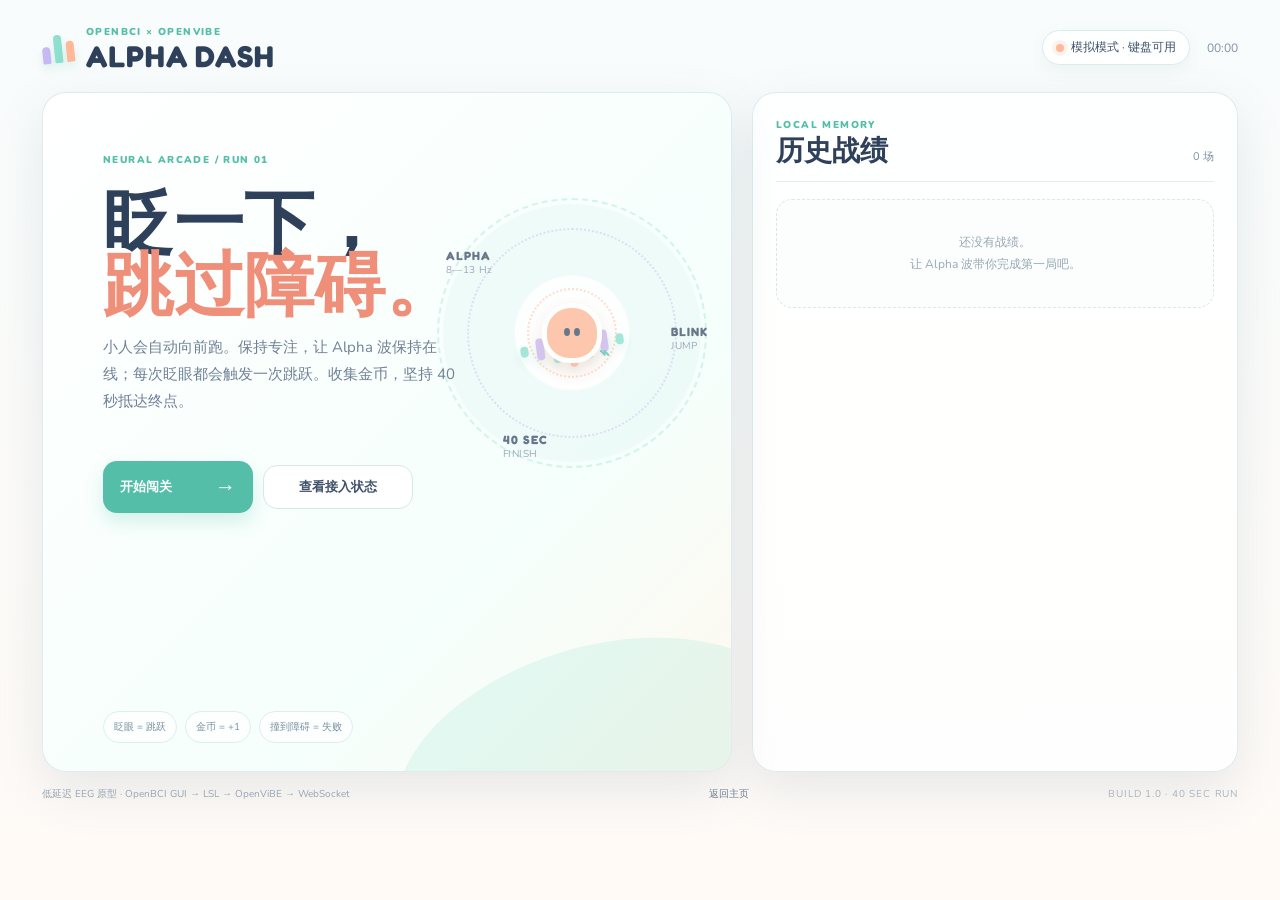
<file: ALPHA_BLINK_RUNNER/index.html>
<!doctype html>
<html lang="zh-CN">
<head>
  <meta charset="utf-8" />
  <meta name="viewport" content="width=device-width, initial-scale=1" />
  <title>ALPHA DASH · Blink Runner</title>
  <link rel="stylesheet" href="styles.css" />
</head>
<body>
  <main class="app-shell">
    <header class="topbar">
      <div class="brand"><div class="brand-mark"><i></i><i></i><i></i></div><div><p class="eyebrow">OPENBCI × OPENVIBE</p><h1>ALPHA DASH</h1></div></div>
      <div class="top-meta"><button id="connectionPill" class="connection-pill"><i></i><span id="connectionText">模拟模式 · 键盘可用</span></button><span id="sessionTime">00:00</span></div>
    </header>

    <section id="homeScreen" class="screen home-screen">
      <section class="hero panel">
        <div class="hero-copy"><p class="eyebrow">NEURAL ARCADE / RUN 01</p><h2>眨一下，<br /><em>跳过障碍。</em></h2><p>小人会自动向前跑。保持专注，让 Alpha 波保持在线；每次眨眼都会触发一次跳跃。收集金币，坚持 40 秒抵达终点。</p><div class="hero-actions"><button id="startButton" class="primary-button">开始闯关 <b>→</b></button><button id="calibrationButton" class="secondary-button">查看接入状态</button></div></div>
        <div class="hero-visual"><div class="orbit orbit-a"></div><div class="orbit orbit-b"></div><div class="alpha-wave"><span></span><span></span><span></span><span></span><span></span><span></span><span></span></div><div class="hero-runner">●<b>⌁</b></div><span class="visual-label label-one">ALPHA<br /><small>8—13 Hz</small></span><span class="visual-label label-two">BLINK<br /><small>JUMP</small></span><span class="visual-label label-three">40 SEC<br /><small>FINISH</small></span></div>
        <div class="hero-tags"><span>眨眼 = 跳跃</span><span>金币 = +1</span><span>撞到障碍 = 失败</span></div>
      </section>
      <section class="history panel"><div class="section-title"><div><p class="eyebrow">LOCAL MEMORY</p><h2>历史战绩</h2></div><span id="historyCount">0 场</span></div><div id="historyList" class="history-list"></div></section>
    </section>

    <section id="gameScreen" class="screen game-screen hidden">
      <aside class="side-panel panel">
        <div class="side-head"><div><p class="eyebrow">NEURAL LINK / LIVE</p><h2>闯关遥测</h2></div><span class="live-dot">LIVE</span></div>
        <div class="metric main-metric"><span>有效金币</span><strong><b id="coinValue">0</b><small> 枚</small></strong><div class="coin-track"><i id="coinBar"></i></div><small class="metric-note">胜利后才计入本局</small></div>
        <div class="metric"><div class="metric-line"><span>剩余时间</span><strong id="timeValue">00:40</strong></div><div class="time-track"><i id="timeBar"></i></div><small class="metric-note">目标：抵达右侧终点</small></div>
        <div class="metric"><div class="metric-line"><span>Alpha 状态</span><strong id="alphaValue">待机</strong></div><div class="alpha-track"><i id="alphaBar"></i></div><small id="alphaNote" class="metric-note">等待 EEG / 模拟信号</small></div>
        <div class="metric"><div class="metric-line"><span>眨眼置信度</span><strong id="blinkValue">—</strong></div><div class="blink-track"><i id="blinkBar"></i></div><small class="metric-note">前额通道 · 自适应阈值</small></div>
        <div class="metric status-card"><div class="metric-line"><span>当前状态</span><strong id="playerState">准备</strong></div><div class="status-line"><i></i><span id="jumpState">眨眼跳跃已启用</span></div></div>
        <div class="hint-box"><b>操作提示</b><p>真实 EEG：自然眨眼触发跳跃。<br />演示模式：按 <kbd>空格</kbd> / <kbd>↑</kbd> 跳跃；<kbd>R</kbd> 重开。</p></div>
      </aside>
      <section class="stage panel"><div class="stage-head"><div><p class="eyebrow">ALPHA VALLEY / RUN <b>01</b></p><h2>神经跃迁跑</h2></div><div class="stage-legend"><span><i class="legend-coin"></i>金币</span><span><i class="legend-rock"></i>障碍</span><span><i class="legend-flag"></i>终点</span></div></div><div class="game-wrap"><canvas id="gameCanvas" aria-label="Alpha 波眨眼跳跃小游戏"></canvas><div class="canvas-vignette"></div><div class="canvas-hud hud-left"><i></i> ALPHA VALLEY <small>BLINK TO JUMP</small></div><div class="canvas-hud hud-right"><span id="distanceReadout">0000</span><small>M · TO FINISH</small></div><div class="finish-label">FINISH</div></div><div class="event-log"><span class="log-label"><i></i> EVENT STREAM</span><div id="commandLog"><span class="log-empty">等待第一次眨眼…</span></div></div></section>
    </section>

    <button class="jump-button" id="jumpButton" aria-label="模拟眨眼跳跃"><span>⌁</span><b>眨眼跳跃</b><small>SPACE / ↑</small></button>
    <footer class="footer"><span>低延迟 EEG 原型 · OpenBCI GUI → LSL → OpenViBE → WebSocket</span><button id="homeButton">返回主页</button><em>BUILD 1.0 · 40 SEC RUN</em></footer>
  </main>

  <div id="resultModal" class="modal hidden" role="dialog" aria-modal="true"><div class="result-card"><div id="resultBadge" class="result-badge">✦</div><p id="resultKicker" class="eyebrow">RUN COMPLETE</p><h2 id="resultTitle">抵达终点！</h2><p id="resultPhrase" class="result-phrase">Alpha 节奏稳定，漂亮地完成了本次闯关。</p><div class="result-score"><span>本局累计金币</span><strong id="finalCoins">0</strong><small>枚</small></div><div class="result-stats"><span>拾取金币 <b id="resultCollected">0</b></span><span>有效金币 <b id="resultValid">0</b></span><span>对局时长 <b id="resultDuration">00:40</b></span></div><div class="modal-actions"><button id="replayButton" class="primary-button">再来一局 <b>↻</b></button><button id="finishButton" class="secondary-button">回到主页</button></div></div></div>
  <script src="app.js"></script>
</body>
</html>
</file>
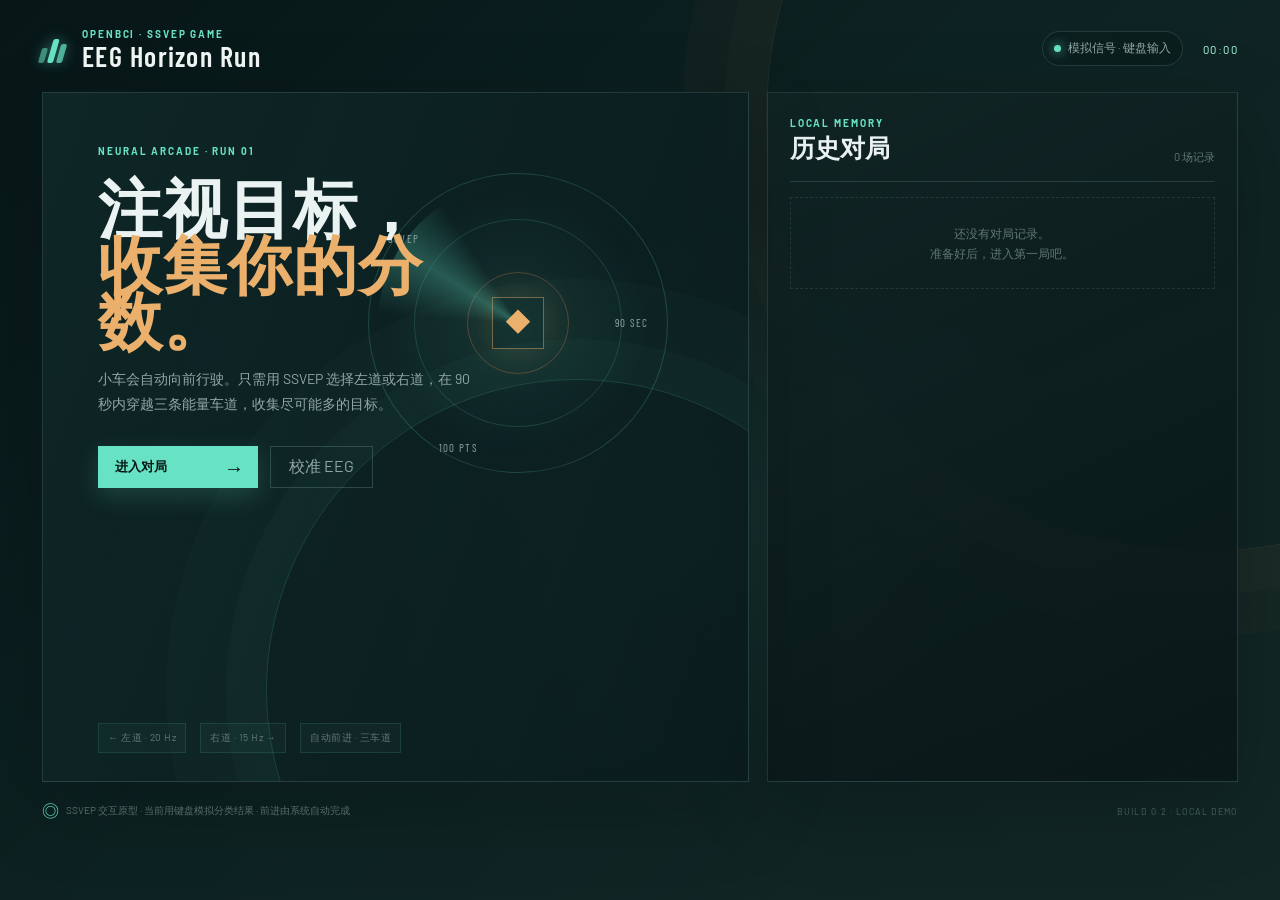
<file: CARGAME/index.html>
<!doctype html>
<html lang="zh-CN">
<head>
  <meta charset="utf-8" />
  <meta name="viewport" content="width=device-width, initial-scale=1" />
  <title>EEG Horizon Run · SSVEP Game</title>
  <link rel="stylesheet" href="styles.css" />
  <link rel="stylesheet" href="overrides.css" />
</head>
<body>
  <main class="app-shell">
    <header class="topbar">
      <div class="brand-lockup"><div class="brand-mark"><span></span><span></span><span></span></div><div><p class="eyebrow">OPENBCI · SSVEP GAME</p><h1>EEG Horizon Run</h1></div></div>
      <div class="session-meta"><button id="connectionPill" class="connection-pill" title="连接真实 EEG"><i></i><span id="connectionText">模拟信号 · 键盘输入</span></button><div class="session-time" id="sessionTime">00:00</div></div>
    </header>

    <section id="homeScreen" class="home-screen screen">
      <div class="home-hero panel"><div class="hero-copy"><p class="eyebrow">NEURAL ARCADE · RUN 01</p><h2>注视目标，<br /><em>收集你的分数。</em></h2><p>小车会自动向前行驶。只需用 SSVEP 选择左道或右道，在 90 秒内穿越三条能量车道，收集尽可能多的目标。</p><div class="hero-actions"><button id="startButton" class="primary-button"><span>进入对局</span><b>→</b></button><button id="calibrationButton" class="secondary-button">校准 EEG</button></div></div><div class="hero-radar"><div class="radar-ring ring-one"></div><div class="radar-ring ring-two"></div><div class="radar-sweep"></div><div class="radar-car">◆</div><span class="radar-label label-a">SSVEP</span><span class="radar-label label-b">90 SEC</span><span class="radar-label label-c">100 PTS</span></div><div class="hero-tags"><span>← 左道 · 20 Hz</span><span>右道 · 15 Hz →</span><span>自动前进 · 三车道</span></div></div>
      <section class="history-section panel"><div class="section-title"><div><p class="eyebrow">LOCAL MEMORY</p><h2>历史对局</h2></div><span id="historyCount">0 场记录</span></div><div id="historyList" class="history-list"></div></section>
    </section>

    <section id="gameScreen" class="game-screen screen hidden">
      <aside class="left-rail panel"><div class="rail-header"><div><p class="eyebrow">NEURAL LINK</p><h2>对局状态</h2></div><span class="live-dot">LIVE</span></div><div class="score-card"><div class="metric-label"><span>当前得分</span><span><b id="scoreValue">0</b> <small>/ 100</small></span></div><div class="score-track"><div id="scoreBar"></div></div><div class="tiny-note">碰撞目标自动计分 · 分值上限 100</div></div><div class="metric-card"><div class="metric-label"><span>剩余时间</span><span class="time-value" id="timeValue">01:30</span></div><div class="time-track"><div id="timeBar"></div></div><div class="tiny-note">自动前进中 · 只需控制左右</div></div><div class="metric-card"><div class="metric-label"><span>当前车道</span><span id="laneValue">中道</span></div><div class="lane-indicator"><i></i><i class="current"></i><i></i></div><div class="tiny-note">← / → 或点击 SSVEP 目标</div></div><div class="metric-card"><div class="metric-label"><span>信号置信度</span><span id="confidenceValue">86%</span></div><div class="confidence-track"><div id="confidenceBar"></div></div><div class="tiny-note">连续确认阈值 <b>72%</b></div></div><div class="electrode-card"><div class="metric-label"><span>枕区电极</span><span class="signal-good">● 稳定</span></div><div class="electrode-grid"><span>O1 <i></i></span><span>Oz <i></i></span><span>O2 <i></i></span><span>Pz <i></i></span></div></div><div class="hint-box"><span class="hint-icon">⌘</span><p><b>体验模式</b><br />使用 ← / → 或点击边缘按钮模拟 EEG 指令。按 <kbd>Esc</kbd> 结束本局。</p></div></aside>
      <section class="game-stage panel"><div class="stage-header"><div><p class="eyebrow">LIVE VEHICLE TELEMETRY</p><h2>Horizon Valley <span>/ RUN <b id="runNumber">01</b></span></h2></div><div class="drive-readout"><span class="readout-label">驾驶模式</span><strong>AUTO DRIVE</strong></div></div><div class="game-wrap"><canvas id="gameCanvas" aria-label="三车道小车收集游戏"></canvas><div class="scene-vignette"></div><div class="scene-hud hud-top-left"><span class="hud-dot"></span> HORIZON VALLEY <small>COLLECT THE SIGNALS</small></div><div class="scene-hud hud-top-right"><span>RUN <b>01</b></span><small>OPENBCI FIELD TEST</small></div><div class="scene-hud hud-bottom-left"><span id="driveMode">AUTO DRIVE</span><small id="driveSubtext">前进 · 目标自动刷新</small></div><div class="scene-hud hud-bottom-right"><span id="speedReadout">058</span><small>KM/H · SIM</small></div><div class="lane-markers"><span>01</span><span>02</span><span>03</span></div></div><div class="timeline-row"><div class="timeline-label"><span class="pulse-dot"></span><span>COLLECTED LOG</span></div><div class="command-log" id="commandLog"><span class="log-empty">等待收集目标…</span></div></div></section>
    </section>

    <button class="neural-button command-button button-left" data-command="left" style="--freq:20;" aria-label="左道，20赫兹"><span class="button-glyph">←</span><span class="button-copy"><b>左道</b><small>20 Hz · EEG 2/4/6</small></span></button>
    <button class="neural-button command-button button-right" data-command="right" style="--freq:15;" aria-label="右道，15赫兹"><span class="button-copy align-right"><b>右道</b><small>15 Hz · EEG 2/4/6</small></span><span class="button-glyph">→</span></button>
    <footer class="footer-bar"><div class="footer-note"><span class="footer-icon">◎</span> SSVEP 交互原型 · 当前用键盘模拟分类结果 · 前进由系统自动完成</div><div class="footer-actions"><button id="homeButton" class="text-button">返回主页</button><span class="version">BUILD 0.2 · LOCAL DEMO</span></div></footer>
  </main>

  <div id="resultModal" class="modal-backdrop hidden" role="dialog" aria-modal="true" aria-labelledby="resultTitle"><div class="result-modal"><div class="celebration-orbit orbit-a"></div><div class="celebration-orbit orbit-b"></div><div class="celebration-star star-a">✦</div><div class="celebration-star star-b">✧</div><div class="trophy">★</div><p class="eyebrow">RUN COMPLETE · EEG VERIFIED</p><h2 id="resultTitle">信号捕获完成</h2><p class="result-phrase" id="resultPhrase">漂亮的路线判断！</p><div class="final-score"><span>FINAL SCORE</span><strong id="finalScore">0</strong><small>/ 100</small></div><div class="result-stats"><span><b id="resultTargets">0</b> 个目标</span><span><b id="resultDuration">01:30</b> 对局时长</span></div><div class="modal-actions"><button id="replayButton" class="primary-button"><span>再来一局</span><b>↻</b></button><button id="finishButton" class="secondary-button">结束游戏</button></div></div></div>
  <div id="calibrationModal" class="modal-backdrop calibration-backdrop hidden" role="dialog" aria-modal="true" aria-labelledby="calibrationTitle"><div class="result-modal calibration-modal"><p class="eyebrow">PERSONAL SSVEP CALIBRATION</p><h2 id="calibrationTitle">EEG 个人校准</h2><p id="calibrationInstruction" class="result-phrase">请先启动 OpenViBE 场景，再开始校准。</p><div class="calibration-phase" id="calibrationPhase">等待开始</div><strong class="calibration-countdown" id="calibrationCountdown">--</strong><div class="calibration-progress"><div id="calibrationProgressBar"></div></div><div class="modal-actions"><button id="calibrationStartButton" class="primary-button"><span>开始校准</span><b>◎</b></button><button id="calibrationCloseButton" class="secondary-button">关闭</button></div></div></div>
  <script src="app.js"></script>
</body>
</html>
</file>
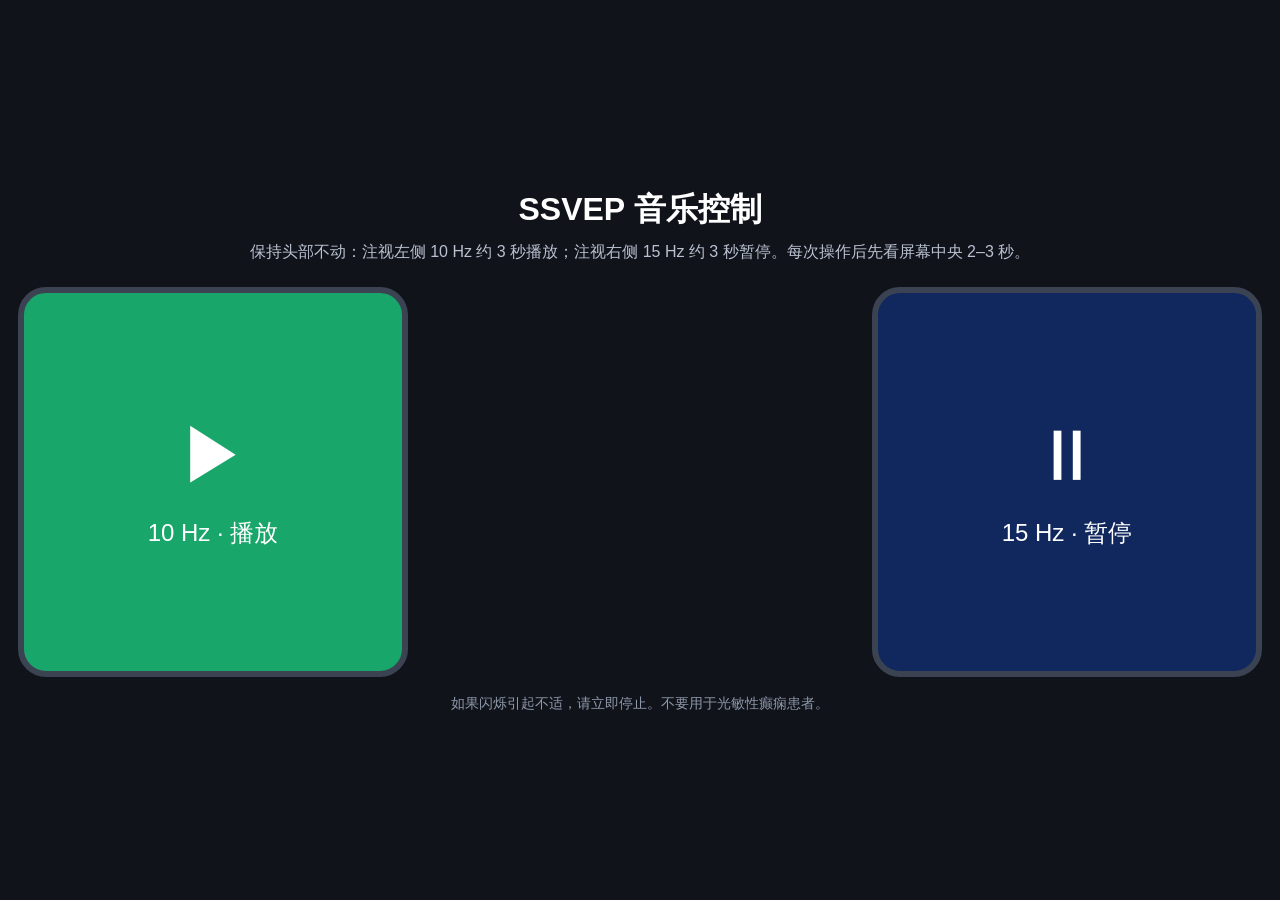
<file: alpha-detector/ssvep_music_targets.html>
<!doctype html>
<html lang="zh-CN">
<head>
<meta charset="utf-8">
<meta name="viewport" content="width=device-width, initial-scale=1">
<title>SSVEP 音乐控制</title>
<style>
  :root { color-scheme: dark; font-family: Arial, sans-serif; }
  body { margin: 0; min-height: 100vh; display: grid; place-items: center; background: #10131a; }
  main { width: 100vw; box-sizing: border-box; text-align: center; }
  h1 { margin: 0 0 10px; font-size: 32px; }
  p { color: #b9c1d1; margin: 8px 0 24px; }
  .targets { display: flex; justify-content: space-between; align-items: center; gap: 0; width: 100%; padding: 0 18px; box-sizing: border-box; }
  .target { width: 390px; height: 390px; min-height: 0; flex: 0 0 390px; box-sizing: border-box; border: 6px solid #3b4352; border-radius: 28px; display: grid; place-items: center; transition: background-color 0s; }
  .target strong { display: block; font-size: 64px; letter-spacing: 2px; }
  .target span { display: block; margin-top: 16px; font-size: 24px; }
  #left { background: #18a66a; color: #fff; }
  #right { background: #2456c5; color: #fff; }
  .note { margin-top: 18px; color: #8e98aa; font-size: 14px; }
  @media (max-width: 700px) {
    .targets { flex-direction: column; gap: 16px; padding: 0 12px; }
    .target { width: min(390px, 82vw); height: min(390px, 82vw); flex-basis: auto; }
  }
  @media (min-width: 701px) and (max-width: 850px) {
    .target { width: 40vw; height: 40vw; flex-basis: 40vw; }
  }
</style>
</head>
<body>
<main>
  <h1>SSVEP 音乐控制</h1>
  <p>保持头部不动：注视左侧 10 Hz 约 3 秒播放；注视右侧 15 Hz 约 3 秒暂停。每次操作后先看屏幕中央 2–3 秒。</p>
  <section class="targets">
    <div id="left" class="target"><div><strong>▶</strong><span>10 Hz · 播放</span></div></div>
    <div id="right" class="target"><div><strong>Ⅱ</strong><span>15 Hz · 暂停</span></div></div>
  </section>
  <div class="note">如果闪烁引起不适，请立即停止。不要用于光敏性癫痫患者。</div>
</main>
<script>
  const left = document.getElementById('left');
  const right = document.getElementById('right');
  const leftColor = '#18a66a', leftOff = '#0b4d35';
  const rightColor = '#2456c5', rightOff = '#10285e';
  const start = performance.now();
  function draw(now) {
    const t = (now - start) / 1000;
    const leftPhase = (t % 0.100000) < 0.050000;
    const rightPhase = (t % (1 / 15)) < (1 / 30);
    left.style.backgroundColor = leftPhase ? leftColor : leftOff;
    right.style.backgroundColor = rightPhase ? rightColor : rightOff;
    requestAnimationFrame(draw);
  }
  requestAnimationFrame(draw);
</script>
</body>
</html>
</file>
<file: ALPHA_BLINK_RUNNER/styles.css>
@import url('https://fonts.googleapis.com/css2?family=Nunito:wght@400;600;700;800;900&family=Fredoka:wght@500;600;700&display=swap');
:root{--ink:#40516a;--ink-deep:#2f405b;--muted:#8290a4;--line:#e5edf1;--cream:#fffaf3;--paper:#fff;--mint:#8edfd0;--mint-deep:#54bea9;--peach:#ffb898;--peach-deep:#ef8e79;--lavender:#c7b9f4;--yellow:#ffd875;--sky:#eaf8fc;--shadow:0 18px 50px rgba(92,122,143,.14)}
*{box-sizing:border-box}html,body{margin:0;min-height:100%;background:linear-gradient(180deg,#f8fcfc 0%,#fffaf6 100%);color:var(--ink);font-family:Nunito,"Microsoft YaHei",sans-serif}body{overflow-x:hidden}body:before{content:"";position:fixed;z-index:-1;inset:0;opacity:.5;background-image:radial-gradient(rgba(142,223,208,.18) 1px,transparent 1px);background-size:22px 22px;mask-image:linear-gradient(to bottom,#000,transparent 72%)}button{font:inherit;cursor:pointer}.app-shell{position:relative;min-height:100vh;padding:25px 42px 20px}.app-shell:before,.app-shell:after{content:"";position:fixed;z-index:-1;border-radius:50%;pointer-events:none}.app-shell:before{width:280px;height:280px;left:-120px;top:170px;background:rgba(255,184,152,.12)}.app-shell:after{width:380px;height:380px;right:-175px;bottom:-160px;background:rgba(199,185,244,.16)}.topbar,.footer{max-width:1320px;margin:0 auto;display:flex;align-items:center;justify-content:space-between}.topbar{margin-bottom:22px}.brand,.top-meta,.connection-pill,.stage-legend,.side-head,.metric-line,.status-line,.footer{display:flex;align-items:center}.brand{gap:12px}.brand-mark{display:flex;gap:4px;align-items:end;height:30px;transform:rotate(-6deg)}.brand-mark i{width:8px;border-radius:10px 10px 3px 3px;background:var(--mint);box-shadow:0 5px 10px rgba(84,190,169,.2)}.brand-mark i:nth-child(1){height:17px;background:var(--lavender)}.brand-mark i:nth-child(2){height:28px}.brand-mark i:nth-child(3){height:21px;background:var(--peach)}.eyebrow{margin:0 0 4px;color:var(--mint-deep);font-size:10px;font-weight:900;letter-spacing:.14em}.brand h1{margin:0;color:var(--ink-deep);font:700 30px/.9 Fredoka,"Microsoft YaHei",sans-serif;letter-spacing:.03em}.top-meta{gap:17px;color:var(--muted);font-size:12px}.connection-pill{gap:7px;padding:8px 13px;color:var(--ink);border:1px solid #dcebea;border-radius:99px;background:rgba(255,255,255,.88);box-shadow:0 5px 16px rgba(92,122,143,.08)}.connection-pill i{width:8px;height:8px;border-radius:50%;background:var(--peach);box-shadow:0 0 0 4px rgba(255,184,152,.18)}.connection-pill.connected i{background:var(--mint-deep);box-shadow:0 0 0 4px rgba(84,190,169,.18)}.connection-pill.error i{background:#e9829c}.panel{border:1px solid rgba(222,234,237,.95);background:rgba(255,255,255,.82);box-shadow:var(--shadow);border-radius:24px}.screen{max-width:1320px;margin:0 auto}.hidden{display:none!important}
.home-screen{display:grid;grid-template-columns:minmax(560px,1.42fr) minmax(330px,1fr);gap:20px;min-height:680px}.hero{position:relative;min-height:510px;padding:60px;overflow:hidden;background:linear-gradient(135deg,#fff 0%,#f5fffc 68%,#fff8ed 100%)}.hero:after{content:"";position:absolute;right:-80px;bottom:-125px;width:420px;height:250px;border-radius:50%;background:rgba(142,223,208,.2);transform:rotate(-16deg)}.hero-copy{position:relative;z-index:1;max-width:475px}.hero h2{margin:24px 0 20px;color:var(--ink-deep);font:700 70px/.88 Fredoka,"Microsoft YaHei",sans-serif;letter-spacing:.01em}.hero h2 em{color:var(--peach-deep);font-style:normal}.hero-copy>p:not(.eyebrow){max-width:410px;color:#718097;font-size:15px;line-height:1.8}.hero-actions,.modal-actions{display:flex;gap:10px;align-items:center}.primary-button,.secondary-button{min-width:150px;padding:12px 17px;border:0;border-radius:14px;font-size:13px;font-weight:800}.primary-button{display:flex;justify-content:space-between;align-items:center;gap:23px;color:#fff;background:var(--mint-deep);box-shadow:0 9px 18px rgba(84,190,169,.22);transition:.2s}.primary-button:hover{transform:translateY(-2px);box-shadow:0 12px 25px rgba(84,190,169,.3)}.primary-button b{font-size:21px}.secondary-button{color:var(--ink);border:1px solid #d7e8e6;background:#fff}.hero-actions .primary-button,.hero-actions .secondary-button{margin-top:31px}.hero-visual{position:absolute;right:65px;top:85px;width:320px;height:320px;border-radius:50%;background:radial-gradient(circle,#fff 0 30%,#ecfaf7 31% 68%,transparent 69%);border:2px dashed rgba(142,223,208,.45)}.orbit{position:absolute;inset:28px;border:2px dotted rgba(199,185,244,.55);border-radius:50%}.orbit-b{inset:88px;border-color:rgba(255,184,152,.58)}.alpha-wave{position:absolute;left:36px;right:36px;top:47%;display:flex;gap:8px;align-items:center;justify-content:center;height:40px;transform:rotate(-8deg)}.alpha-wave span{width:8px;border-radius:9px;background:var(--mint);box-shadow:0 5px 10px rgba(84,190,169,.22)}.alpha-wave span:nth-child(1),.alpha-wave span:nth-child(7){height:11px}.alpha-wave span:nth-child(2),.alpha-wave span:nth-child(6){height:22px;background:var(--lavender)}.alpha-wave span:nth-child(3),.alpha-wave span:nth-child(5){height:32px}.alpha-wave span:nth-child(4){height:44px;background:var(--peach)}.hero-runner{position:absolute;left:50%;top:50%;display:grid;place-items:center;width:60px;height:60px;color:#fff;background:var(--peach);border:5px solid #fff;border-radius:48% 48% 45% 45%;transform:translate(-50%,-50%);box-shadow:0 8px 18px rgba(239,142,121,.28)}.hero-runner:before,.hero-runner:after{content:"";position:absolute;top:20px;width:6px;height:8px;border-radius:50%;background:var(--ink)}.hero-runner:before{left:17px}.hero-runner:after{right:17px}.hero-runner{font-size:0}.hero-runner b{position:absolute;right:-13px;bottom:-7px;color:var(--mint-deep);font-size:19px}.visual-label{position:absolute;color:var(--ink);font:800 12px/1.05 Fredoka,sans-serif;letter-spacing:.08em}.visual-label small{color:var(--muted);font:10px Nunito,sans-serif;letter-spacing:.04em}.label-one{left:7px;top:50px}.label-two{right:-3px;top:126px}.label-three{left:64px;bottom:5px}.hero-tags{position:absolute;z-index:1;bottom:28px;left:60px;display:flex;gap:8px;color:#7890a0;font-size:10px}.hero-tags span{padding:8px 10px;border:1px solid #deefeb;border-radius:99px;background:rgba(255,255,255,.75)}.history{padding:25px 23px}.section-title{display:flex;align-items:end;justify-content:space-between;padding-bottom:17px;border-bottom:1px solid var(--line)}.section-title h2{margin:0;color:var(--ink-deep);font:600 28px/1 Fredoka,"Microsoft YaHei",sans-serif}.section-title>span{color:var(--muted);font-size:11px}.history-list{display:flex;flex-direction:column;gap:10px;margin-top:17px}.history-empty{padding:32px 10px;color:#99a7b6;font-size:12px;line-height:1.8;text-align:center;border:1px dashed #d9e8e8;border-radius:16px;background:#fbfefd}.history-item{display:grid;grid-template-columns:1fr auto;gap:5px 10px;padding:14px;border:1px solid #e8eff1;border-radius:16px;background:#fff}.history-main{display:flex;align-items:baseline;gap:7px}.history-score{color:var(--mint-deep);font:600 29px/1 Fredoka,sans-serif}.history-score.fail{color:#df8b9f}.history-date,.history-detail{color:#96a2b0;font-size:10px}.history-detail{color:#718097}.history-outcome{grid-row:1/span 2;align-self:center;padding:6px 9px;color:var(--mint-deep);border:1px solid #bfe9e0;border-radius:99px;font-size:10px;font-weight:800}.history-outcome.fail{color:#df8b9f;border-color:#f3c6d1}
.game-screen{display:grid;grid-template-columns:270px minmax(560px,1fr);gap:20px;min-height:680px}.side-panel{padding:22px 18px;display:flex;flex-direction:column;gap:11px}.side-head{justify-content:space-between;padding-bottom:17px;border-bottom:1px solid var(--line)}.side-head h2,.stage-head h2{margin:0;color:var(--ink-deep);font:600 27px/1 Fredoka,"Microsoft YaHei",sans-serif}.live-dot{padding:5px 9px;color:var(--mint-deep);border:1px solid #bee8df;border-radius:99px;font-size:9px;font-weight:900;letter-spacing:.12em}.live-dot:before{content:"";display:inline-block;width:6px;height:6px;margin-right:5px;border-radius:50%;background:var(--mint-deep)}.metric{padding:13px;border:1px solid #e6eff0;border-radius:16px;background:#fff}.metric-line{justify-content:space-between;color:#7b899b;font-size:11px}.metric-line strong,.main-metric>strong{color:var(--mint-deep);font:700 18px Fredoka,sans-serif}.main-metric>span{color:#7b899b;font-size:11px}.main-metric>strong{display:block;margin-top:3px;color:var(--peach-deep);font-size:38px}.main-metric small{font:11px Nunito,sans-serif;color:#9ca9b6}.time-track,.coin-track,.alpha-track,.blink-track{height:7px;margin:10px 0 7px;overflow:hidden;border-radius:99px;background:#edf4f3}.time-track i,.coin-track i,.alpha-track i,.blink-track i{display:block;height:100%;width:0;border-radius:99px;background:var(--mint);transition:width .2s}.coin-track i{background:var(--yellow)}.alpha-track i{background:var(--lavender)}.blink-track i{background:var(--peach)}.metric-note{color:#a0acb8;font-size:10px}.status-card{margin-top:1px}.status-card .metric-line strong{color:var(--peach-deep);font-size:16px}.status-line{gap:7px;margin-top:11px;color:#7b899b;font-size:10px}.status-line i{width:7px;height:7px;border-radius:50%;background:var(--mint-deep)}.hint-box{margin-top:auto;padding:13px;border-radius:15px;color:#75869a;background:#fff8ef;font-size:10px;line-height:1.55}.hint-box b{color:var(--peach-deep)}.hint-box p{margin:7px 0 0}.hint-box kbd{padding:2px 5px;color:var(--peach-deep);border:1px solid #f4c5ad;border-radius:5px;background:#fff;font-size:9px}.stage{min-width:0;padding:22px;display:flex;flex-direction:column}.stage-head{display:flex;align-items:center;justify-content:space-between;margin-bottom:14px}.stage-head .eyebrow b{color:var(--peach-deep)}.stage-legend{gap:13px;color:#7b899b;font-size:10px}.stage-legend span{display:flex;align-items:center;gap:5px}.stage-legend i{display:inline-block;width:9px;height:9px;border-radius:4px}.legend-coin{border-radius:50%!important;background:var(--yellow)}.legend-rock{background:var(--peach)}.legend-flag{background:var(--mint)}.game-wrap{position:relative;min-height:520px;flex:1;overflow:hidden;border:8px solid #fff;border-radius:20px;background:var(--sky);box-shadow:inset 0 0 0 1px #dcecef}.game-wrap canvas{display:block;width:100%;height:100%}.canvas-vignette{position:absolute;inset:0;pointer-events:none;box-shadow:inset 0 0 65px rgba(255,255,255,.16)}.canvas-hud{position:absolute;top:16px;color:rgba(64,81,106,.75);font:800 12px Fredoka,sans-serif;letter-spacing:.08em}.canvas-hud i{display:inline-block;width:7px;height:7px;margin-right:7px;border-radius:50%;background:var(--mint-deep)}.canvas-hud small{display:block;margin-top:4px;color:rgba(64,81,106,.46);font:9px Nunito,sans-serif;letter-spacing:.1em}.hud-left{left:17px}.hud-right{right:17px;text-align:right}.hud-right span{color:var(--peach-deep);font-size:26px}.finish-label{position:absolute;right:30px;bottom:24%;color:rgba(84,190,169,.76);font:700 10px Fredoka,sans-serif;letter-spacing:.16em}.event-log{display:flex;align-items:center;gap:13px;min-height:43px;border-bottom:1px solid #edf2f2}.log-label{display:flex;align-items:center;gap:7px;color:#9aa8b5;font-size:9px;font-weight:800;letter-spacing:.12em;white-space:nowrap}.log-label i{width:6px;height:6px;border-radius:50%;background:var(--mint-deep)}#commandLog{display:flex;gap:7px;align-items:center;min-width:0;overflow:hidden;color:#8391a2;font-size:10px;white-space:nowrap}.log-chip{padding:4px 8px;color:var(--mint-deep);border:1px solid #ccece5;border-radius:99px;background:#f5fffd}.log-chip strong{color:var(--peach-deep);font-size:11px}.jump-button{position:fixed;z-index:5;right:35px;bottom:76px;display:grid;grid-template-columns:40px 1fr;grid-template-rows:auto auto;column-gap:7px;align-items:center;padding:11px 15px 10px 11px;color:var(--ink);border:1px solid #c6e9e1;border-radius:18px;background:#fff;box-shadow:0 12px 28px rgba(92,122,143,.16)}.jump-button span{grid-row:1/span 2;color:var(--peach-deep);font-size:27px}.jump-button b{font-size:12px}.jump-button small{color:#9ca9b6;font-size:9px}.jump-button.pulse{animation:button-pulse .26s ease}.footer{gap:18px;margin-top:15px;color:#9aa8b5;font-size:10px}.footer button{padding:0;color:#718097;border:0;background:none}.footer em{font-style:normal;color:#a8b3bd;letter-spacing:.08em}.modal{position:fixed;z-index:10;inset:0;display:grid;place-items:center;padding:20px;background:rgba(255,255,255,.65);backdrop-filter:blur(7px)}.result-card{position:relative;width:min(430px,100%);padding:34px 36px;text-align:center;border:1px solid #dcebea;border-radius:24px;background:#fff;box-shadow:0 25px 70px rgba(92,122,143,.2)}.result-badge{display:grid;place-items:center;width:60px;height:60px;margin:0 auto 14px;color:#fff;border-radius:50%;background:var(--mint);box-shadow:0 8px 20px rgba(142,223,208,.35);font-size:30px}.result-card.fail .result-badge{background:var(--peach-deep);box-shadow:0 8px 20px rgba(239,142,121,.28)}.result-card h2{margin:7px 0 10px;color:var(--ink-deep);font:700 40px/1 Fredoka,"Microsoft YaHei",sans-serif}.result-phrase{min-height:24px;margin:0;color:#7b899b;font-size:13px;line-height:1.6}.result-score{margin:22px 0 17px;padding:16px;border-radius:17px;background:#f7fffd}.result-score span{display:block;color:#98a6b2;font-size:10px}.result-score strong{color:var(--peach-deep);font:700 66px/.9 Fredoka,sans-serif}.result-score small{color:#8f9dac;font-size:12px}.result-stats{display:flex;justify-content:center;gap:15px;color:#9aa8b5;font-size:10px}.result-stats b{color:var(--ink);font-size:13px}.modal-actions{justify-content:center;margin-top:24px}.modal-actions .primary-button,.modal-actions .secondary-button{margin:0}.modal-actions .secondary-button{min-width:auto}@keyframes button-pulse{0%{transform:scale(1)}50%{transform:scale(1.06);box-shadow:0 0 0 7px rgba(255,184,152,.18),0 12px 28px rgba(239,142,121,.25)}100%{transform:scale(1)}}@media(max-width:1050px){.app-shell{padding:20px}.home-screen{grid-template-columns:1fr}.hero-visual{right:9%;opacity:.72}.game-screen{grid-template-columns:1fr}.side-panel{display:grid;grid-template-columns:repeat(2,1fr)}.side-head,.hint-box{grid-column:1/-1}.hint-box{margin-top:0}.game-wrap{min-height:480px}}@media(max-width:650px){.app-shell{padding:15px}.topbar{align-items:flex-start}.top-meta{gap:7px;flex-direction:column;align-items:flex-end}.hero{padding:35px 25px;min-height:575px}.hero h2{font-size:57px}.hero-visual{right:-90px;top:165px;opacity:.5}.hero-tags{left:25px;flex-wrap:wrap;right:20px}.hero-actions{flex-wrap:wrap}.game-screen{min-height:auto}.stage{padding:13px}.stage-legend{display:none}.side-panel{padding:15px;gap:8px}.jump-button{right:18px;bottom:64px}.footer{align-items:flex-start;flex-wrap:wrap;gap:6px}}
/* final cute-layout polish */
.hero-copy{max-width:360px}.hero-visual{right:24px;top:105px;width:270px;height:270px;opacity:.78}.game-screen{min-height:0;height:calc(100vh - 155px)}.game-wrap{min-height:0}
@media(max-width:1050px){.hero-copy{max-width:475px}.hero-visual{right:9%;top:95px;width:300px;height:300px}.game-screen{height:auto;min-height:0}.game-wrap{min-height:480px}}
</file>
<file: CARGAME/styles.css>
@import url('https://fonts.googleapis.com/css2?family=Barlow+Condensed:wght@500;600;700&family=Barlow:wght@400;500;600;700&display=swap');
:root{--ink:#eaf3f2;--muted:#90a8a6;--dim:#617775;--line:rgba(137,182,174,.20);--teal:#68e2c4;--teal-bright:#b0ffe5;--orange:#f08a58;--sand:#ebb16c;--panel:rgba(12,29,30,.82)}
*{box-sizing:border-box}html,body{margin:0;min-height:100%;background:#081516}body{overflow-x:hidden;color:var(--ink);font-family:Barlow,"Microsoft YaHei",sans-serif}body::before{content:"";position:fixed;inset:0;pointer-events:none;opacity:.13;background-image:linear-gradient(rgba(255,255,255,.035) 1px,transparent 1px),linear-gradient(90deg,rgba(255,255,255,.025) 1px,transparent 1px);background-size:48px 48px;mask-image:linear-gradient(to bottom,black,transparent 86%)}button{font:inherit}.app-shell{position:relative;min-height:100vh;padding:28px 42px 22px;isolation:isolate}.app-shell::before{content:"";position:fixed;z-index:-2;inset:0;background:radial-gradient(ellipse at 52% 56%,rgba(48,104,96,.26),transparent 43%),linear-gradient(135deg,#071617 0%,#0d2222 47%,#122725 100%)}.app-shell::after{content:"";position:fixed;z-index:-1;width:68vw;height:68vw;right:-28vw;top:-25vw;border-radius:50%;border:1px solid rgba(218,163,100,.10);box-shadow:0 0 0 42px rgba(218,163,100,.025),0 0 0 84px rgba(218,163,100,.018)}
.topbar,.footer-bar{display:flex;justify-content:space-between;align-items:center}.topbar{max-width:1420px;margin:0 auto 22px}.brand-lockup,.session-meta,.connection-pill,.rail-header,.metric-label,.stage-header,.drive-readout,.footer-actions{display:flex;align-items:center}.brand-lockup{gap:13px}.brand-mark{display:flex;gap:3px;align-items:end;width:27px;height:29px;transform:skew(-16deg)}.brand-mark span{display:block;width:6px;border-radius:2px;background:var(--teal);box-shadow:0 0 14px rgba(104,226,196,.55)}.brand-mark span:nth-child(1){height:15px;opacity:.56}.brand-mark span:nth-child(2){height:24px}.brand-mark span:nth-child(3){height:19px;opacity:.75}.eyebrow{margin:0 0 3px;color:var(--teal);font-size:10px;font-weight:700;letter-spacing:.19em}h1,h2,p{margin-top:0}.topbar h1{margin:0;color:#f2f8f5;font-family:"Barlow Condensed",sans-serif;font-size:28px;line-height:.95;letter-spacing:.045em;font-weight:600}.session-meta{gap:20px;color:var(--muted);font-size:12px}.connection-pill{gap:7px;padding:8px 11px;border:1px solid var(--line);border-radius:99px;background:rgba(10,28,28,.56)}.connection-pill i{width:7px;height:7px;border-radius:50%;background:var(--teal);box-shadow:0 0 12px var(--teal)}.session-time{color:var(--teal-bright);font-variant-numeric:tabular-nums;letter-spacing:.12em}
.panel{border:1px solid var(--line);background:linear-gradient(155deg,rgba(17,36,36,.91),rgba(9,22,23,.87));box-shadow:0 24px 80px rgba(0,0,0,.20)}.screen{max-width:1420px;margin:0 auto}.hidden{display:none!important}
.home-screen{display:grid;grid-template-columns:minmax(500px,1.5fr) minmax(320px,1fr);gap:18px;min-height:690px}.home-hero{position:relative;min-height:470px;padding:52px 55px;overflow:hidden;background:linear-gradient(110deg,rgba(15,39,39,.96),rgba(10,26,29,.86))}.home-hero::before{content:"";position:absolute;right:-140px;bottom:-220px;width:620px;height:620px;border-radius:50%;border:1px solid rgba(104,226,196,.17);box-shadow:0 0 0 40px rgba(104,226,196,.025),0 0 0 100px rgba(104,226,196,.02)}.hero-copy{position:relative;z-index:1;max-width:450px}.hero-copy h2{margin:22px 0 18px;font-family:"Barlow Condensed",sans-serif;font-size:64px;line-height:.88;letter-spacing:.015em}.hero-copy h2 em{color:var(--sand);font-style:normal}.hero-copy>p:not(.eyebrow){max-width:375px;color:var(--muted);font-size:14px;line-height:1.8}.hero-tags{position:absolute;left:55px;bottom:28px;display:flex;gap:14px;color:var(--dim);font-size:10px;letter-spacing:.05em}.hero-tags span{padding:7px 9px;border:1px solid rgba(104,226,196,.12);background:rgba(104,226,196,.035)}.primary-button{display:flex;align-items:center;justify-content:space-between;gap:32px;min-width:160px;margin-top:30px;padding:12px 14px 12px 17px;color:#071716;border:0;background:var(--teal);box-shadow:0 8px 24px rgba(104,226,196,.18);font-size:13px;font-weight:700;cursor:pointer;transition:transform .2s ease,box-shadow .2s ease}.primary-button:hover{transform:translateY(-2px);box-shadow:0 12px 30px rgba(104,226,196,.30)}.primary-button b{font-size:20px;line-height:14px}.hero-radar{position:absolute;right:80px;top:80px;width:300px;height:300px;border:1px solid rgba(104,226,196,.20);border-radius:50%;background:radial-gradient(circle,rgba(104,226,196,.09),transparent 65%)}.radar-ring{position:absolute;border:1px solid rgba(104,226,196,.17);border-radius:50%;inset:45px}.ring-two{inset:98px;border-color:rgba(240,138,88,.28)}.radar-sweep{position:absolute;inset:9px;border-radius:50%;background:conic-gradient(from 0deg,transparent 0 76%,rgba(104,226,196,.28) 84%,transparent 91%);animation:spin 4s linear infinite}.radar-car{position:absolute;left:50%;top:50%;transform:translate(-50%,-50%);display:grid;place-items:center;width:52px;height:52px;border:1px solid rgba(235,177,108,.45);color:var(--sand);font-size:26px;box-shadow:0 0 35px rgba(235,177,108,.18)}.radar-label{position:absolute;color:var(--muted);font-family:"Barlow Condensed",sans-serif;font-size:11px;letter-spacing:.12em}.label-a{left:19px;top:58px}.label-b{right:18px;top:142px}.label-c{left:70px;bottom:18px}
.history-section{padding:24px 22px}.section-title{display:flex;align-items:flex-end;justify-content:space-between;padding-bottom:16px;border-bottom:1px solid var(--line)}.section-title h2{margin:0;font-family:"Barlow Condensed",sans-serif;font-size:25px}.section-title>span{color:var(--dim);font-size:11px}.history-list{display:flex;flex-direction:column;gap:9px;margin-top:15px}.history-empty{padding:25px 10px;color:var(--dim);font-size:12px;line-height:1.7;text-align:center;border:1px dashed rgba(137,182,174,.16)}.history-item{display:grid;grid-template-columns:1fr auto;gap:5px 12px;padding:13px;border:1px solid rgba(137,182,174,.13);background:rgba(9,24,25,.58)}.history-main{display:flex;align-items:baseline;gap:8px}.history-score{color:var(--sand);font-family:"Barlow Condensed",sans-serif;font-size:26px}.history-date{color:var(--dim);font-size:10px}.history-detail{color:var(--muted);font-size:10px}.history-play{grid-row:1 / span 2;align-self:center;padding:5px 8px;color:var(--teal);border:1px solid rgba(104,226,196,.25);background:transparent;font-size:10px;cursor:pointer}.history-play:hover{background:rgba(104,226,196,.08)}
.game-screen{display:grid;grid-template-columns:260px minmax(560px,1fr);gap:18px;min-height:690px}.left-rail{padding:23px 19px;display:flex;flex-direction:column;gap:12px}.rail-header{justify-content:space-between;border-bottom:1px solid var(--line);padding-bottom:18px}.rail-header h2,.stage-header h2{margin:0;font-family:"Barlow Condensed",sans-serif;letter-spacing:.035em;font-size:24px;font-weight:600}.live-dot{padding:4px 7px;border:1px solid rgba(104,226,196,.35);color:var(--teal);font-size:9px;letter-spacing:.15em}.live-dot::before{content:"";display:inline-block;width:5px;height:5px;margin-right:5px;vertical-align:1px;border-radius:50%;background:var(--teal);animation:breathe 1.3s infinite}.metric-card,.score-card,.electrode-card{padding:13px;border:1px solid rgba(137,182,174,.13);background:rgba(9,24,25,.58)}.metric-label{justify-content:space-between;color:var(--muted);font-size:11px;letter-spacing:.04em}.metric-label>span:last-child{color:var(--teal-bright);font-size:16px;font-variant-numeric:tabular-nums}.metric-label small{color:var(--dim);font-size:10px}.time-value{color:var(--sand)!important}.signal-good{color:var(--teal)!important;font-size:10px!important}.score-track,.time-track,.confidence-track{height:5px;margin:12px 0 8px;overflow:hidden;background:#1c3433}.score-track div{width:0;height:100%;background:linear-gradient(90deg,var(--orange),var(--sand));box-shadow:0 0 12px var(--orange);transition:width .3s ease}.time-track div{width:100%;height:100%;background:var(--teal);box-shadow:0 0 12px var(--teal);transition:width .3s ease}.confidence-track div{width:86%;height:100%;background:linear-gradient(90deg,var(--teal),var(--teal-bright));box-shadow:0 0 12px var(--teal);transition:width .3s ease}.tiny-note{color:var(--dim);font-size:10px}.tiny-note b{color:var(--muted);font-weight:500}.lane-indicator{display:flex;justify-content:center;gap:10px;margin:14px 0 11px}.lane-indicator i{width:8px;height:8px;border-radius:50%;background:#2b4442}.lane-indicator i.current{background:var(--teal);box-shadow:0 0 10px var(--teal)}.electrode-grid{display:grid;grid-template-columns:1fr 1fr;gap:7px;margin-top:12px}.electrode-grid span{padding:7px 8px;color:var(--muted);font-family:"Barlow Condensed",sans-serif;font-size:12px;border:1px solid rgba(104,226,196,.14)}.electrode-grid i{float:right;width:6px;height:6px;margin-top:4px;border-radius:50%;background:var(--teal);box-shadow:0 0 8px var(--teal)}.hint-box{display:flex;gap:9px;margin-top:auto;padding:12px;color:var(--muted);border-left:2px solid var(--orange);background:rgba(240,138,88,.055);font-size:10px;line-height:1.45}.hint-box p{margin:0}.hint-box b{color:var(--sand)}.hint-icon{color:var(--sand);font-size:18px}.hint-box kbd{padding:1px 4px;border:1px solid rgba(235,177,108,.36);color:var(--sand);font-size:9px}
.game-stage{min-width:0;padding:23px;display:flex;flex-direction:column}.stage-header{justify-content:space-between;margin-bottom:15px}.stage-header h2{font-size:26px}.stage-header h2 span{color:var(--dim);font-size:17px}.drive-readout{gap:13px}.readout-label{color:var(--dim);font-size:10px;letter-spacing:.1em}.drive-readout strong{color:var(--teal);font-family:"Barlow Condensed",sans-serif;font-size:20px;letter-spacing:.06em}.game-wrap{position:relative;min-height:545px;flex:1;overflow:hidden;border:1px solid rgba(137,182,174,.18);background:#183537}.game-wrap canvas{display:block;width:100%;height:100%}.scene-vignette{position:absolute;inset:0;pointer-events:none;box-shadow:inset 0 0 100px rgba(0,0,0,.45)}.scene-hud{position:absolute;color:rgba(232,247,239,.72);font-family:"Barlow Condensed",sans-serif;font-size:12px;letter-spacing:.11em}.scene-hud small{display:block;margin-top:3px;color:rgba(232,247,239,.42);font-family:Barlow,sans-serif;font-size:8px;letter-spacing:.16em}.hud-top-left{top:17px;left:19px}.hud-top-right{top:17px;right:19px;text-align:right}.hud-top-right b{color:var(--sand)}.hud-bottom-left{bottom:17px;left:19px}.hud-bottom-left span{color:var(--teal-bright);font-size:18px}.hud-bottom-right{right:19px;bottom:17px;text-align:right}.hud-bottom-right span{color:var(--sand);font-family:"Barlow Condensed",sans-serif;font-size:34px;line-height:.85;letter-spacing:.05em}.hud-dot{display:inline-block;width:6px;height:6px;margin-right:7px;vertical-align:2px;border-radius:50%;background:var(--orange);box-shadow:0 0 10px var(--orange)}.lane-markers{position:absolute;left:50%;top:39%;display:flex;width:48%;justify-content:space-between;transform:translateX(-50%);color:rgba(238,215,163,.36);font-family:"Barlow Condensed",sans-serif;font-size:10px;letter-spacing:.15em}.timeline-row{display:flex;align-items:center;gap:13px;min-height:42px;border-bottom:1px solid rgba(137,182,174,.13)}.timeline-label{display:flex;align-items:center;gap:7px;color:var(--dim);font-size:9px;letter-spacing:.12em;white-space:nowrap}.pulse-dot{width:5px;height:5px;border-radius:50%;background:var(--teal);box-shadow:0 0 8px var(--teal)}.command-log{display:flex;gap:7px;align-items:center;min-width:0;overflow:hidden;color:var(--muted);font-size:10px;white-space:nowrap}.log-empty{color:var(--dim)}.log-chip{padding:3px 6px;border:1px solid rgba(104,226,196,.18);color:var(--teal);background:rgba(104,226,196,.05)}.log-chip strong{color:var(--ink);font-size:11px;font-weight:500}
.neural-button{position:absolute;z-index:4;display:flex;align-items:center;gap:10px;padding:11px 12px;color:var(--ink);border:1px solid rgba(104,226,196,.30);background:linear-gradient(135deg,rgba(14,42,41,.96),rgba(10,25,27,.94));box-shadow:0 14px 35px rgba(0,0,0,.28),inset 0 0 18px rgba(104,226,196,.035);cursor:pointer;transition:transform .2s ease,border-color .2s ease,box-shadow .2s ease}.neural-button::before{content:"";position:absolute;inset:3px;opacity:.85;pointer-events:none;background:repeating-linear-gradient(90deg,transparent 0,transparent 48%,rgba(104,226,196,.035) 49%,transparent 50%);animation:freqPulse calc(1s / var(--freq)) steps(2,end) infinite}.neural-button:hover,.neural-button.active{border-color:var(--teal-bright);box-shadow:0 14px 35px rgba(0,0,0,.28),0 0 24px rgba(104,226,196,.19)}.neural-button.active{transform:scale(1.03)}.button-glyph,.button-copy{position:relative;z-index:1}.button-glyph{display:grid;place-items:center;width:29px;height:29px;color:var(--teal-bright);border:1px solid rgba(104,226,196,.26);font-size:20px;line-height:1}.button-copy{display:flex;flex-direction:column;align-items:flex-start;gap:2px}.button-copy b{font-family:"Barlow Condensed",sans-serif;font-size:18px;font-weight:600;letter-spacing:.05em}.button-copy small{color:var(--muted);font-size:9px;letter-spacing:.06em}.align-right{align-items:flex-end}.button-left{left:2.1vw;top:51%}.button-right{right:2.1vw;top:51%}
.footer-bar{max-width:1420px;margin:18px auto 0;color:var(--dim);font-size:10px}.footer-note{display:flex;align-items:center;gap:7px}.footer-icon{color:var(--teal);font-size:17px}.footer-actions{gap:16px}.text-button{padding:0;color:var(--muted);border:0;background:transparent;cursor:pointer}.text-button:hover{color:var(--teal-bright)}.version{color:#44615e;letter-spacing:.12em;font-size:9px}
.modal-backdrop{position:fixed;z-index:20;inset:0;display:grid;place-items:center;padding:20px;background:rgba(3,13,14,.78);backdrop-filter:blur(9px)}.result-modal{position:relative;width:min(460px,94vw);overflow:hidden;padding:40px 42px 34px;text-align:center;border:1px solid rgba(235,177,108,.45);background:radial-gradient(circle at 50% 0%,rgba(240,138,88,.18),transparent 45%),linear-gradient(160deg,#173837,#0d2021);box-shadow:0 25px 100px rgba(0,0,0,.55),0 0 70px rgba(240,138,88,.12)}.result-modal::before{content:"";position:absolute;inset:10px;border:1px solid rgba(235,177,108,.15);pointer-events:none}.trophy{position:relative;z-index:1;display:grid;place-items:center;width:70px;height:70px;margin:0 auto 18px;color:#182626;border:1px solid var(--sand);border-radius:50%;background:var(--sand);box-shadow:0 0 42px rgba(235,177,108,.42);font-size:38px;animation:float 2s ease-in-out infinite}.result-modal h2{position:relative;margin:0;color:#fff4d6;font-family:"Barlow Condensed",sans-serif;font-size:39px;letter-spacing:.04em}.result-phrase{position:relative;margin:9px 0 22px;color:var(--muted);font-size:13px}.final-score{position:relative;padding:15px 0 18px;border-top:1px solid rgba(235,177,108,.18);border-bottom:1px solid rgba(235,177,108,.18)}.final-score span{display:block;color:var(--sand);font-size:9px;letter-spacing:.2em}.final-score strong{color:#fff4d6;font-family:"Barlow Condensed",sans-serif;font-size:78px;line-height:.9}.final-score small{color:var(--dim);font-size:13px}.result-stats{position:relative;display:flex;justify-content:center;gap:30px;margin:17px 0;color:var(--muted);font-size:11px}.result-stats b{color:var(--teal-bright);font-size:16px}.modal-actions{position:relative;display:flex;justify-content:center;gap:12px}.modal-actions .primary-button{margin:0;min-width:145px}.secondary-button{padding:11px 17px;color:var(--muted);border:1px solid rgba(137,182,174,.26);background:transparent;cursor:pointer}.secondary-button:hover{color:var(--ink);border-color:var(--teal)}.celebration-orbit{position:absolute;left:50%;top:52px;width:210px;height:70px;border:1px solid rgba(235,177,108,.25);border-radius:50%;transform:translateX(-50%) rotate(-15deg);animation:orbitPulse 1.4s ease-in-out infinite}.orbit-b{transform:translateX(-50%) rotate(15deg);border-color:rgba(104,226,196,.23);animation-delay:.25s}.celebration-star{position:absolute;color:var(--sand);font-size:24px;animation:starFloat 1.5s ease-in-out infinite}.star-a{left:54px;top:88px}.star-b{right:54px;top:112px;color:var(--teal);animation-delay:.35s}
@keyframes spin{to{transform:rotate(360deg)}}@keyframes freqPulse{0%,49%{opacity:.45}50%,100%{opacity:1}}@keyframes breathe{50%{opacity:.35}}@keyframes float{50%{transform:translateY(-5px)}}@keyframes orbitPulse{50%{transform:translateX(-50%) rotate(-15deg) scale(1.08);opacity:.55}}@keyframes starFloat{50%{transform:translateY(-9px) rotate(10deg)}}
@media(max-width:1120px){.app-shell{padding:22px 25px 18px}.home-screen{grid-template-columns:1.3fr 1fr}.hero-radar{right:35px;width:240px;height:240px}.hero-copy h2{font-size:54px}.game-screen{grid-template-columns:220px minmax(520px,1fr)}.button-left{left:8px}.button-right{right:8px}.neural-button{padding:9px}}
@media(max-width:820px){.app-shell{padding:18px 14px 15px}.home-screen{display:flex;flex-direction:column;min-height:0}.home-hero{min-height:440px}.hero-radar{right:45px;top:54px;width:230px;height:230px;opacity:.75}.history-section{min-height:280px}.game-screen{display:flex;flex-direction:column-reverse;min-height:0}.left-rail{display:grid;grid-template-columns:1fr 1fr}.rail-header,.hint-box{grid-column:1 / -1}.hint-box{margin-top:0}.game-wrap{min-height:480px}.button-left,.button-right{top:57%}.footer-note{max-width:65%}}
@media(max-width:570px){.app-shell{padding:14px 10px}.topbar{align-items:flex-start}.session-meta{flex-direction:column;align-items:flex-end;gap:7px}.topbar h1{font-size:23px}.home-hero{padding:34px 25px;min-height:510px}.hero-copy h2{font-size:47px}.hero-radar{right:23px;top:235px;width:210px;height:210px;opacity:.42}.hero-tags{left:25px;bottom:20px;gap:5px;flex-wrap:wrap;max-width:90%}.hero-tags span{font-size:9px}.game-stage{padding:14px}.stage-header{align-items:flex-end}.stage-header h2{font-size:22px}.drive-readout{flex-direction:column;gap:2px;align-items:flex-end}.drive-readout strong{font-size:17px}.game-wrap{min-height:420px}.neural-button{gap:6px;padding:7px}.button-glyph{width:24px;height:24px;font-size:16px}.button-copy b{font-size:15px}.button-copy small{font-size:8px}.button-left{left:2px}.button-right{right:2px}.footer-bar{align-items:flex-start;gap:12px}.footer-actions{flex-direction:column;align-items:flex-end;gap:5px}.footer-note{max-width:60%}.result-modal{padding:33px 22px 28px}.result-modal h2{font-size:34px}.result-stats{gap:18px}}
</file>
<file: CARGAME/overrides.css>
.neural-button{display:none;min-width:280px;min-height:150px;justify-content:space-between;border-width:3px}.game-active .neural-button{display:flex}.home-screen:not(.hidden)~.footer-bar #homeButton{display:none}.connection-pill{cursor:pointer;color:var(--muted)}.connection-pill.connected{border-color:var(--teal);box-shadow:0 0 18px rgba(104,226,196,.14)}.neural-button::before{animation:none;opacity:.06;transition:opacity 0s}.neural-button.stim-on{color:#071716;background:#a8ffe5;border-color:#eafff8;box-shadow:0 0 42px rgba(104,226,196,.65),inset 0 0 32px rgba(255,255,255,.48)}.neural-button.stim-on::before{opacity:.95;background:repeating-linear-gradient(90deg,transparent 0,transparent 47%,rgba(255,255,255,.65) 48%,transparent 52%)}.neural-button.stim-on .button-glyph{color:#071716;background:#f0fff9;box-shadow:0 0 28px rgba(255,255,255,.95)}.neural-button.stim-on .button-copy small{color:#1f6257}.neural-button .button-glyph{width:62px;height:62px;font-size:42px}.neural-button .button-copy b{font-size:34px}.neural-button .button-copy small{font-size:15px}.neural-button.command-pulse{animation:commandPulse .26s ease-out}.neural-button.command-pulse .button-glyph{background:var(--sand);color:#172221;box-shadow:0 0 24px rgba(235,177,108,.95)}.connection-pill.error{border-color:var(--orange);color:var(--sand)}.connection-pill.warning{border-color:var(--sand);color:var(--sand)}@keyframes commandPulse{50%{filter:brightness(1.5);box-shadow:0 0 34px rgba(235,177,108,.75)}}
.hero-actions{display:flex;align-items:center;gap:12px;margin-top:30px;flex-wrap:wrap}.hero-actions .primary-button{margin-top:0}.hero-actions .secondary-button{min-height:42px;padding:0 18px}.calibration-backdrop{background:rgba(3,13,14,.32);backdrop-filter:none;z-index:20}.calibration-active .neural-button{display:flex;z-index:25}.calibration-modal{z-index:30;width:min(520px,94vw)}.calibration-phase{position:relative;margin:20px 0 6px;color:var(--sand);font-size:16px;font-weight:700}.calibration-countdown{position:relative;display:block;color:#fff4d6;font-family:"Barlow Condensed",sans-serif;font-size:68px;line-height:1}.calibration-progress{position:relative;height:8px;margin:20px 0;background:rgba(137,182,174,.15)}.calibration-progress div{height:100%;width:0;background:var(--teal);box-shadow:0 0 14px rgba(104,226,196,.5);transition:width .2s linear}.calibration-modal .primary-button{margin:0;min-width:160px}.calibration-modal button:disabled{opacity:.55;cursor:wait}
@media(max-width:1120px){.neural-button{min-width:220px;min-height:120px}.neural-button .button-glyph{width:50px;height:50px;font-size:34px}.neural-button .button-copy b{font-size:28px}}
@media(max-width:570px){.neural-button{min-width:165px;min-height:96px}.neural-button .button-glyph{width:38px;height:38px;font-size:26px}.neural-button .button-copy b{font-size:22px}.neural-button .button-copy small{font-size:11px}}
</file>
